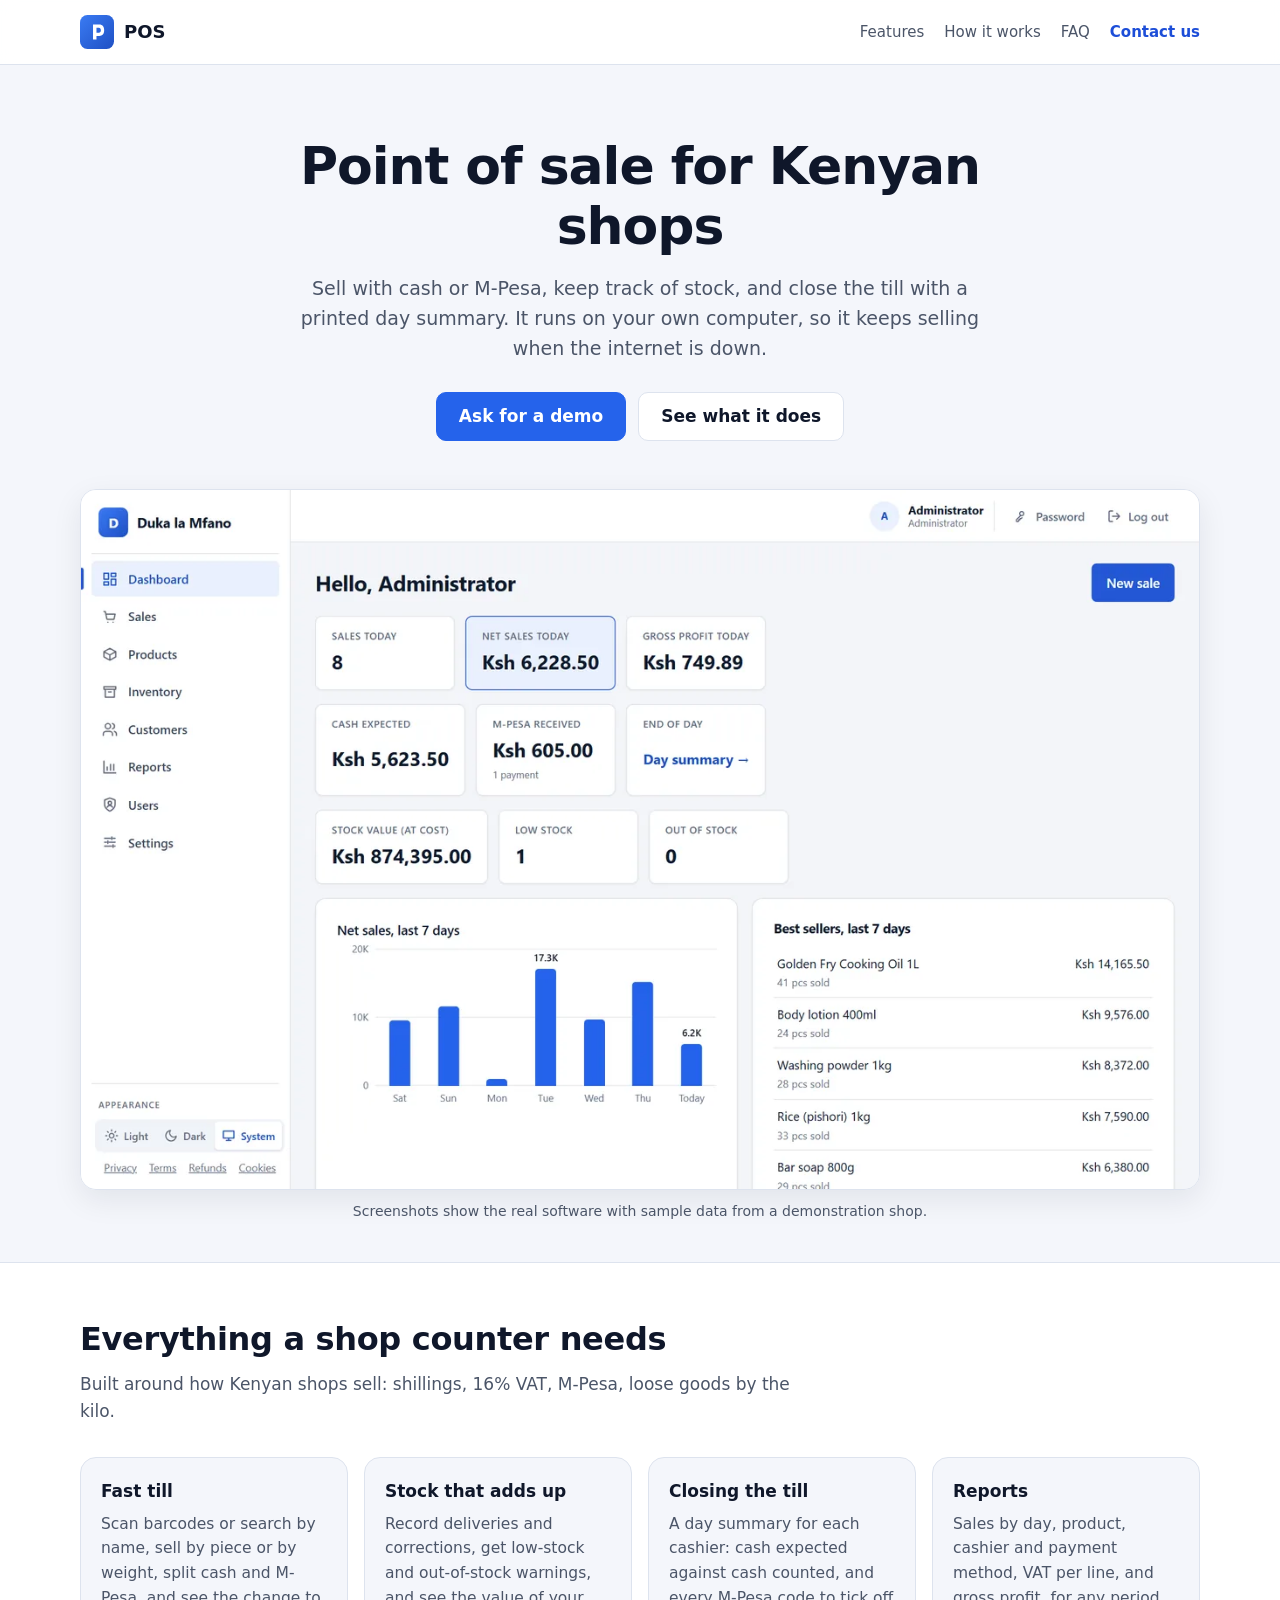
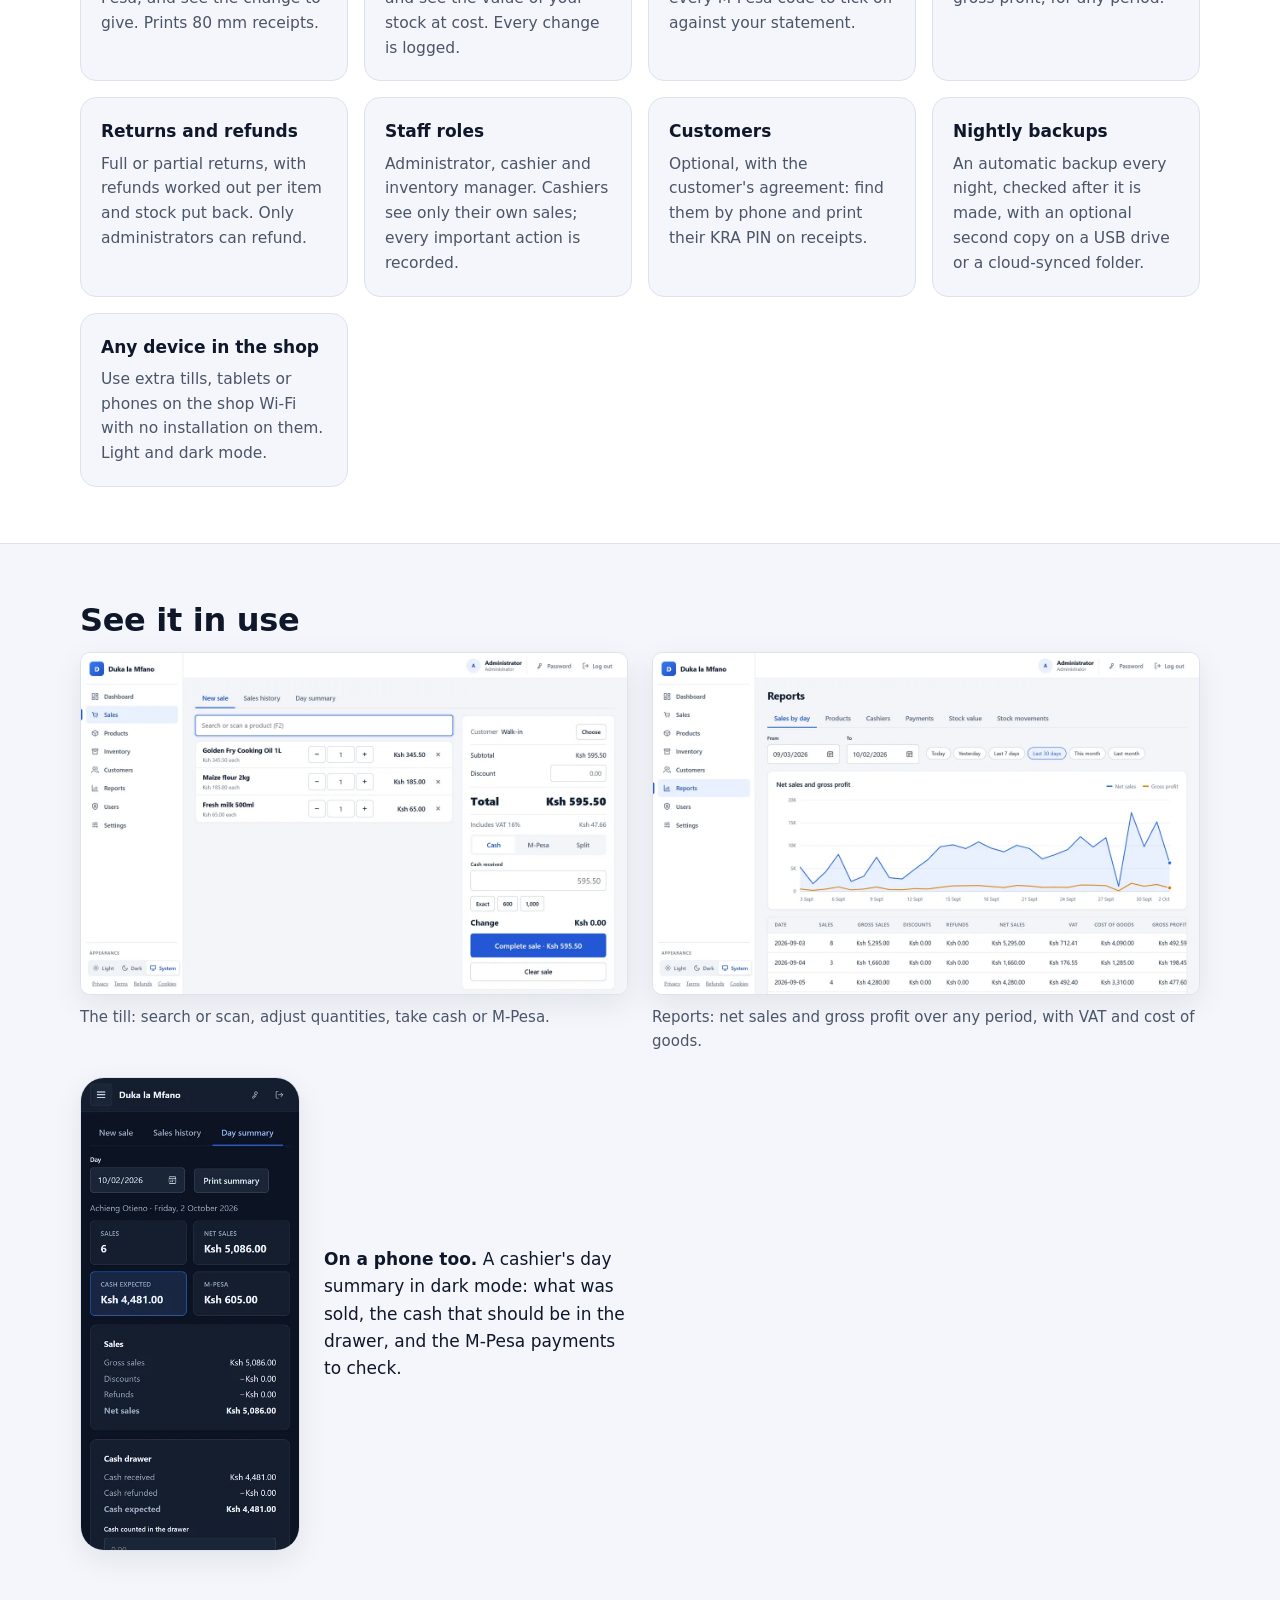
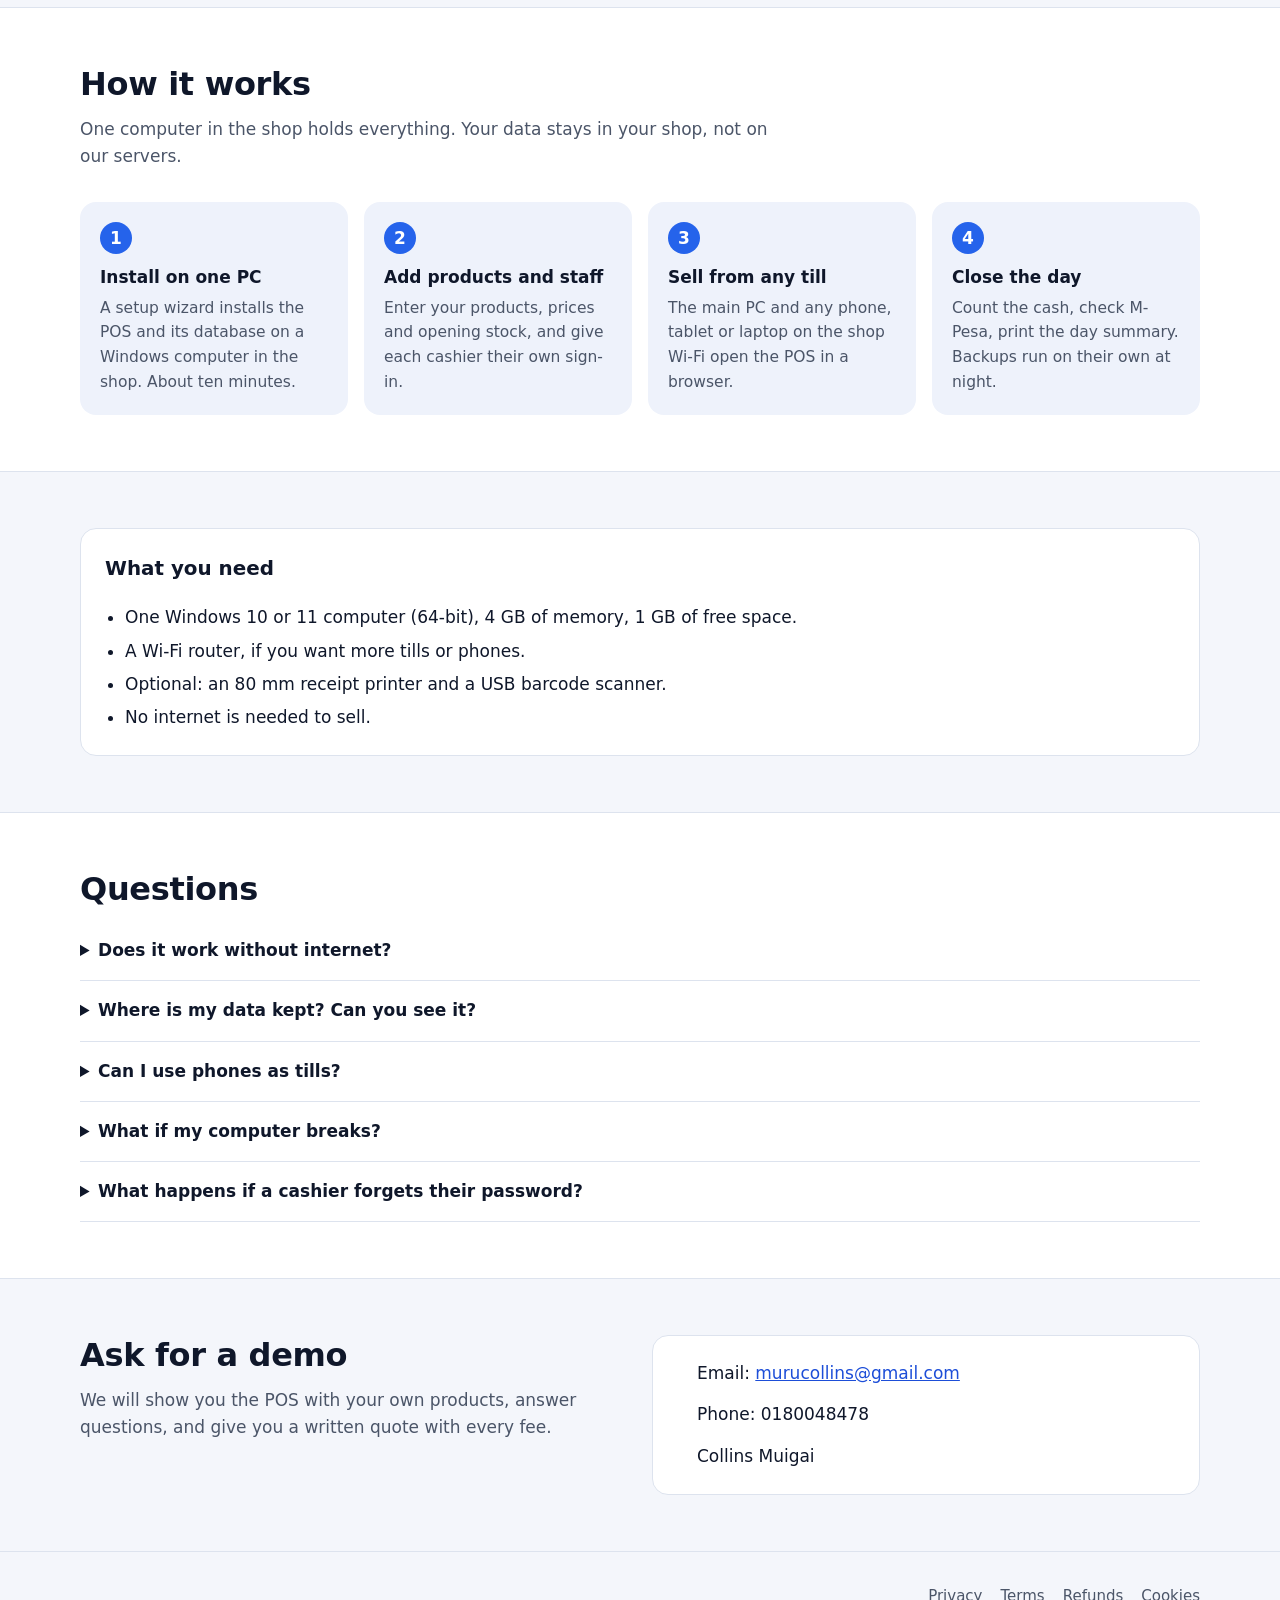
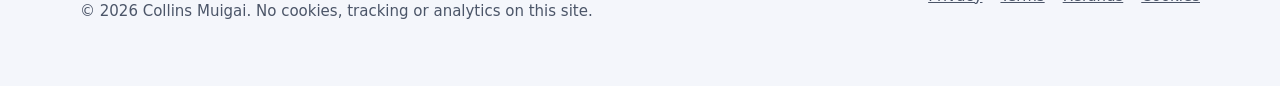
<file: docs/index.html>
<!doctype html>
<html lang="en">
<head>
  <meta charset="utf-8">
  <meta name="viewport" content="width=device-width, initial-scale=1">
  <title>POS: Point of sale for Kenyan shops</title>
  <meta name="description" content="POS: point-of-sale software for small and medium shops in Kenya. Sales, stock, M-Pesa and cash, receipts, reports and backups, on your own computer.">
  <meta name="theme-color" content="#2563eb">
  <link rel="icon" href="favicon.ico" sizes="any">
  <link rel="icon" href="favicon.svg" type="image/svg+xml">
  <link rel="stylesheet" href="styles.css">
</head>
<body>
  <a class="skip-link" href="#main">Skip to main content</a>
  
  <header class="site-header">
    <div class="wrap">
      <a class="brand" href="./"><img src="favicon.svg" alt="" width="34" height="34"> POS</a>
      <nav class="site-nav" aria-label="Main">
        <a href="./#features">Features</a>
        <a href="./#how-it-works">How it works</a>
        <a href="./#faq">FAQ</a>
        <a class="nav-cta" href="./#contact">Contact us</a>
      </nav>
    </div>
  </header>
  <main id="main">
    <section class="hero" aria-labelledby="hero-title">
      <div class="wrap">
        <h1 id="hero-title">Point of sale for Kenyan shops</h1>
        <p class="lead">
          Sell with cash or M-Pesa, keep track of stock, and close the till with a printed day summary.
          It runs on your own computer, so it keeps selling when the internet is down.
        </p>
        <div class="hero-actions">
          <a class="button button-primary" href="#contact">Ask for a demo</a>
          <a class="button" href="#features">See what it does</a>
        </div>
        <figure class="hero-shot">
          <img src="images/dashboard.webp" width="1280" height="800"
            alt="The owner's dashboard: today's sales, net sales and gross profit; cash expected in the drawer and M-Pesa received; stock value, low and out-of-stock counts; a bar chart of net sales for the last 7 days and the best-selling products.">
        </figure>
        <p class="sample-note">Screenshots show the real software with sample data from a demonstration shop.</p>
      </div>
    </section>

    <section id="features" class="alt" aria-labelledby="features-title">
      <div class="wrap">
        <h2 id="features-title">Everything a shop counter needs</h2>
        <p class="section-lead">Built around how Kenyan shops sell: shillings, 16% VAT, M-Pesa, loose goods by the kilo.</p>
        <ul class="features">
          <li><h3>Fast till</h3><p>Scan barcodes or search by name, sell by piece or by weight, split cash and M-Pesa, and see the change to give. Prints 80&nbsp;mm receipts.</p></li>
          <li><h3>Stock that adds up</h3><p>Record deliveries and corrections, get low-stock and out-of-stock warnings, and see the value of your stock at cost. Every change is logged.</p></li>
          <li><h3>Closing the till</h3><p>A day summary for each cashier: cash expected against cash counted, and every M-Pesa code to tick off against your statement.</p></li>
          <li><h3>Reports</h3><p>Sales by day, product, cashier and payment method, VAT per line, and gross profit, for any period.</p></li>
          <li><h3>Returns and refunds</h3><p>Full or partial returns, with refunds worked out per item and stock put back. Only administrators can refund.</p></li>
          <li><h3>Staff roles</h3><p>Administrator, cashier and inventory manager. Cashiers see only their own sales; every important action is recorded.</p></li>
          <li><h3>Customers</h3><p>Optional, with the customer's agreement: find them by phone and print their KRA PIN on receipts.</p></li>
          <li><h3>Nightly backups</h3><p>An automatic backup every night, checked after it is made, with an optional second copy on a USB drive or a cloud-synced folder.</p></li>
          <li><h3>Any device in the shop</h3><p>Use extra tills, tablets or phones on the shop Wi-Fi with no installation on them. Light and dark mode.</p></li>
        </ul>
      </div>
    </section>

    <section aria-labelledby="screens-title">
      <div class="wrap">
        <h2 id="screens-title">See it in use</h2>
        <div class="showcase">
          <figure>
            <img src="images/till.webp" width="1280" height="800" loading="lazy"
              alt="The till: a search box and three items in the sale (cooking oil, maize flour, fresh milk) with quantity buttons; on the right the total of Ksh 595.50 including Ksh 47.66 VAT, a choice of cash, M-Pesa or split payment, quick cash amounts and a Complete sale button.">
            <figcaption>The till: search or scan, adjust quantities, take cash or M-Pesa.</figcaption>
          </figure>
          <figure>
            <img src="images/reports.webp" width="1280" height="800" loading="lazy"
              alt="The reports screen: a line chart of net sales and gross profit over the last 30 days, and a table by day with sales count, gross sales, discounts, refunds, net sales, VAT, cost of goods and gross profit.">
            <figcaption>Reports: net sales and gross profit over any period, with VAT and cost of goods.</figcaption>
          </figure>
          <div class="phone">
            <img src="images/phone-day-summary.webp" width="390" height="844" loading="lazy"
              alt="A phone in dark mode showing a cashier's day summary: 6 sales, net sales Ksh 5,086, cash expected Ksh 4,481 and M-Pesa Ksh 605, with the cash drawer section below.">
            <p>
              <strong>On a phone too.</strong> A cashier's day summary in dark mode: what was sold, the cash that
              should be in the drawer, and the M-Pesa payments to check.
            </p>
          </div>
        </div>
      </div>
    </section>

    <section id="how-it-works" class="alt" aria-labelledby="how-title">
      <div class="wrap">
        <h2 id="how-title">How it works</h2>
        <p class="section-lead">One computer in the shop holds everything. Your data stays in your shop, not on our servers.</p>
        <ol class="steps">
          <li><h3>Install on one PC</h3><p>A setup wizard installs the POS and its database on a Windows computer in the shop. About ten minutes.</p></li>
          <li><h3>Add products and staff</h3><p>Enter your products, prices and opening stock, and give each cashier their own sign-in.</p></li>
          <li><h3>Sell from any till</h3><p>The main PC and any phone, tablet or laptop on the shop Wi-Fi open the POS in a browser.</p></li>
          <li><h3>Close the day</h3><p>Count the cash, check M-Pesa, print the day summary. Backups run on their own at night.</p></li>
        </ol>
      </div>
    </section>

    <section aria-labelledby="needs-title">
      <div class="wrap">
        <div class="panel">
          <h3 id="needs-title">What you need</h3>
          <ul>
            <li>One Windows 10 or 11 computer (64-bit), 4&nbsp;GB of memory, 1&nbsp;GB of free space.</li>
            <li>A Wi-Fi router, if you want more tills or phones.</li>
            <li>Optional: an 80&nbsp;mm receipt printer and a USB barcode scanner.</li>
            <li>No internet is needed to sell.</li>
          </ul>
        </div>
      </div>
    </section>

    <section id="faq" class="alt" aria-labelledby="faq-title">
      <div class="wrap">
        <h2 id="faq-title">Questions</h2>
        <details><summary>Does it work without internet?</summary><p>Yes. Everything runs on the shop's own computer and network, so sales, stock and receipts keep working when the internet is down.</p></details>
        <details><summary>Where is my data kept? Can you see it?</summary><p>On your computer only. The POS sends nothing to us: no usage data, no analytics, no remote access. You decide where backups are copied.</p></details>
        <details><summary>Can I use phones as tills?</summary><p>Yes, any phone or tablet with a browser on the shop Wi-Fi. Receipts print from the main computer's printer.</p></details>
        <details><summary>What if my computer breaks?</summary><p>The POS makes a checked backup every night and can copy it to a USB drive or a cloud-synced folder. Keep one copy away from the shop.</p></details>
        <details><summary>What happens if a cashier forgets their password?</summary><p>They tap "Forgot password?" and the administrator sets a temporary one from their dashboard. Administrators have a recovery tool on the shop computer.</p></details>
      </div>
    </section>

    <section id="contact" aria-labelledby="contact-title">
      <div class="wrap two-col">
        <div>
          <h2 id="contact-title">Ask for a demo</h2>
          <p class="section-lead">We will show you the POS with your own products, answer questions, and give you a written quote with every fee.</p>
        </div>
        <div class="panel">
          <ul class="contact-list">
            <li>Email: <a href="mailto:murucollins@gmail.com">murucollins@gmail.com</a></li>
            <li>Phone: 0180048478</li>
            
            <li>Collins Muigai</li>
          </ul>
        </div>
      </div>
    </section>

  </main>
  <footer class="site-footer">
    <div class="wrap">
      <p>&copy; 2026 Collins Muigai. No cookies, tracking or analytics on this site.</p>
      <nav aria-label="Legal">
        <a href="privacy.html">Privacy</a>
        <a href="terms.html">Terms</a>
        <a href="refunds.html">Refunds</a>
        <a href="cookies.html">Cookies</a>
      </nav>
    </div>
  </footer>
</body>
</html>
</file>
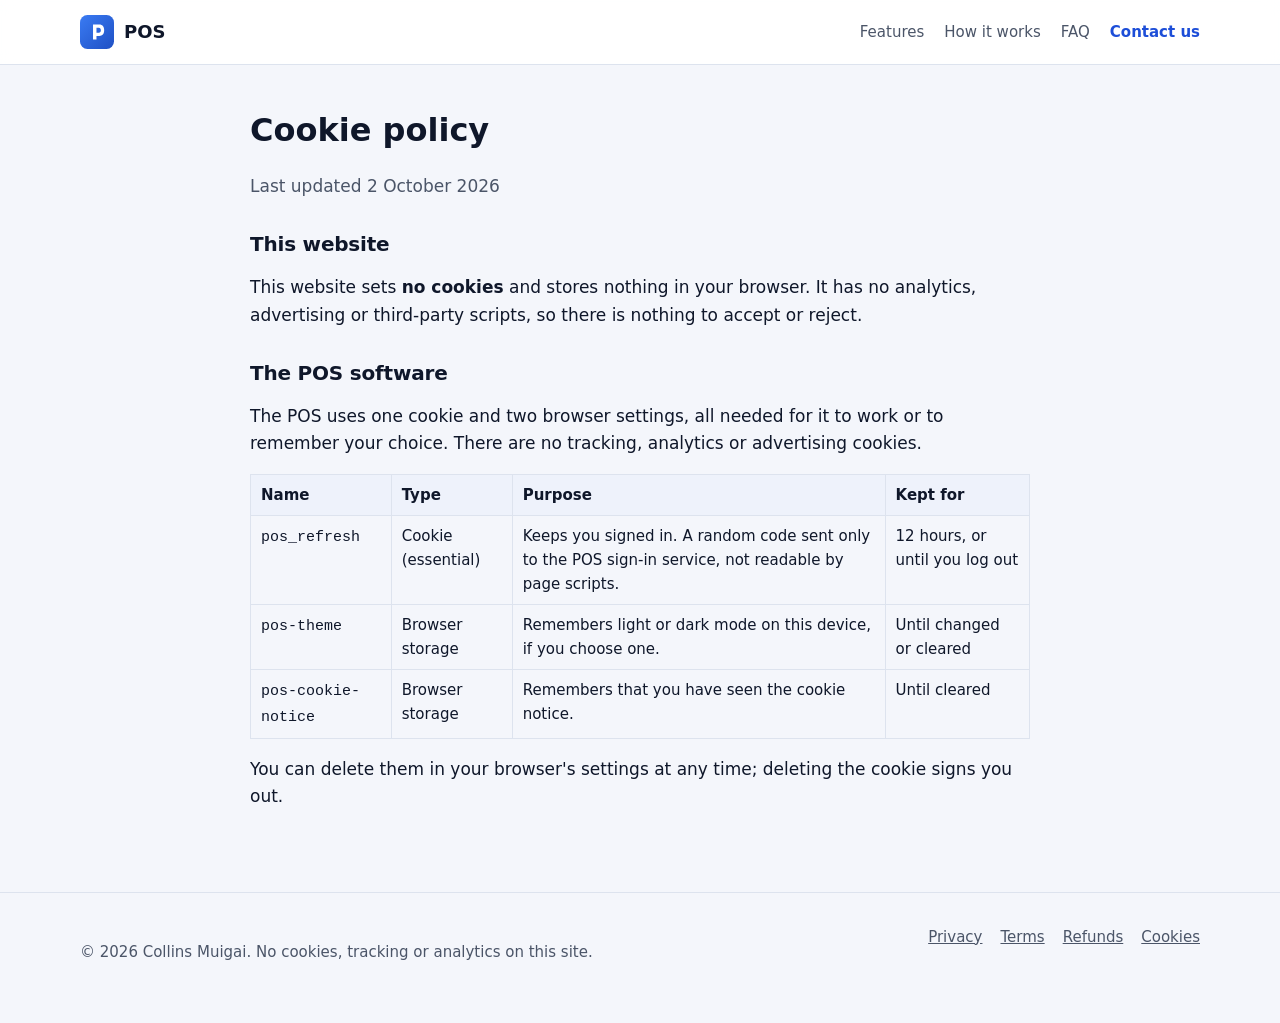
<file: docs/cookies.html>
<!doctype html>
<html lang="en">
<head>
  <meta charset="utf-8">
  <meta name="viewport" content="width=device-width, initial-scale=1">
  <title>Cookie policy | POS</title>
  <meta name="description" content="POS: point-of-sale software for small and medium shops in Kenya. Sales, stock, M-Pesa and cash, receipts, reports and backups, on your own computer.">
  <meta name="theme-color" content="#2563eb">
  <link rel="icon" href="favicon.ico" sizes="any">
  <link rel="icon" href="favicon.svg" type="image/svg+xml">
  <link rel="stylesheet" href="styles.css">
</head>
<body>
  <a class="skip-link" href="#main">Skip to main content</a>
  
  <header class="site-header">
    <div class="wrap">
      <a class="brand" href="./"><img src="favicon.svg" alt="" width="34" height="34"> POS</a>
      <nav class="site-nav" aria-label="Main">
        <a href="./#features">Features</a>
        <a href="./#how-it-works">How it works</a>
        <a href="./#faq">FAQ</a>
        <a class="nav-cta" href="./#contact">Contact us</a>
      </nav>
    </div>
  </header>
  <main id="main">
    <div class="wrap legal">
      <h1>Cookie policy</h1>
      <p class="muted">Last updated 2 October 2026</p>

      <h2>This website</h2>
      <p>This website sets <strong>no cookies</strong> and stores nothing in your browser. It has no analytics, advertising or third-party scripts, so there is nothing to accept or reject.</p>

      <h2>The POS software</h2>
      <p>
        The POS uses one cookie and two browser settings, all needed for it to work or to remember your choice. There
        are no tracking, analytics or advertising cookies.
      </p>
      <div class="table-scroll" tabindex="0" role="region" aria-label="Table, scrolls sideways on small screens">
        <table>
          <thead><tr><th>Name</th><th>Type</th><th>Purpose</th><th>Kept for</th></tr></thead>
          <tbody>
            <tr><td><code>pos_refresh</code></td><td>Cookie (essential)</td><td>Keeps you signed in. A random code sent only to the POS sign-in service, not readable by page scripts.</td><td>12 hours, or until you log out</td></tr>
            <tr><td><code>pos-theme</code></td><td>Browser storage</td><td>Remembers light or dark mode on this device, if you choose one.</td><td>Until changed or cleared</td></tr>
            <tr><td><code>pos-cookie-notice</code></td><td>Browser storage</td><td>Remembers that you have seen the cookie notice.</td><td>Until cleared</td></tr>
          </tbody>
        </table>
      </div>
      <p>You can delete them in your browser's settings at any time; deleting the cookie signs you out.</p>
    </div>

  </main>
  <footer class="site-footer">
    <div class="wrap">
      <p>&copy; 2026 Collins Muigai. No cookies, tracking or analytics on this site.</p>
      <nav aria-label="Legal">
        <a href="privacy.html">Privacy</a>
        <a href="terms.html">Terms</a>
        <a href="refunds.html">Refunds</a>
        <a href="cookies.html">Cookies</a>
      </nav>
    </div>
  </footer>
</body>
</html>
</file>
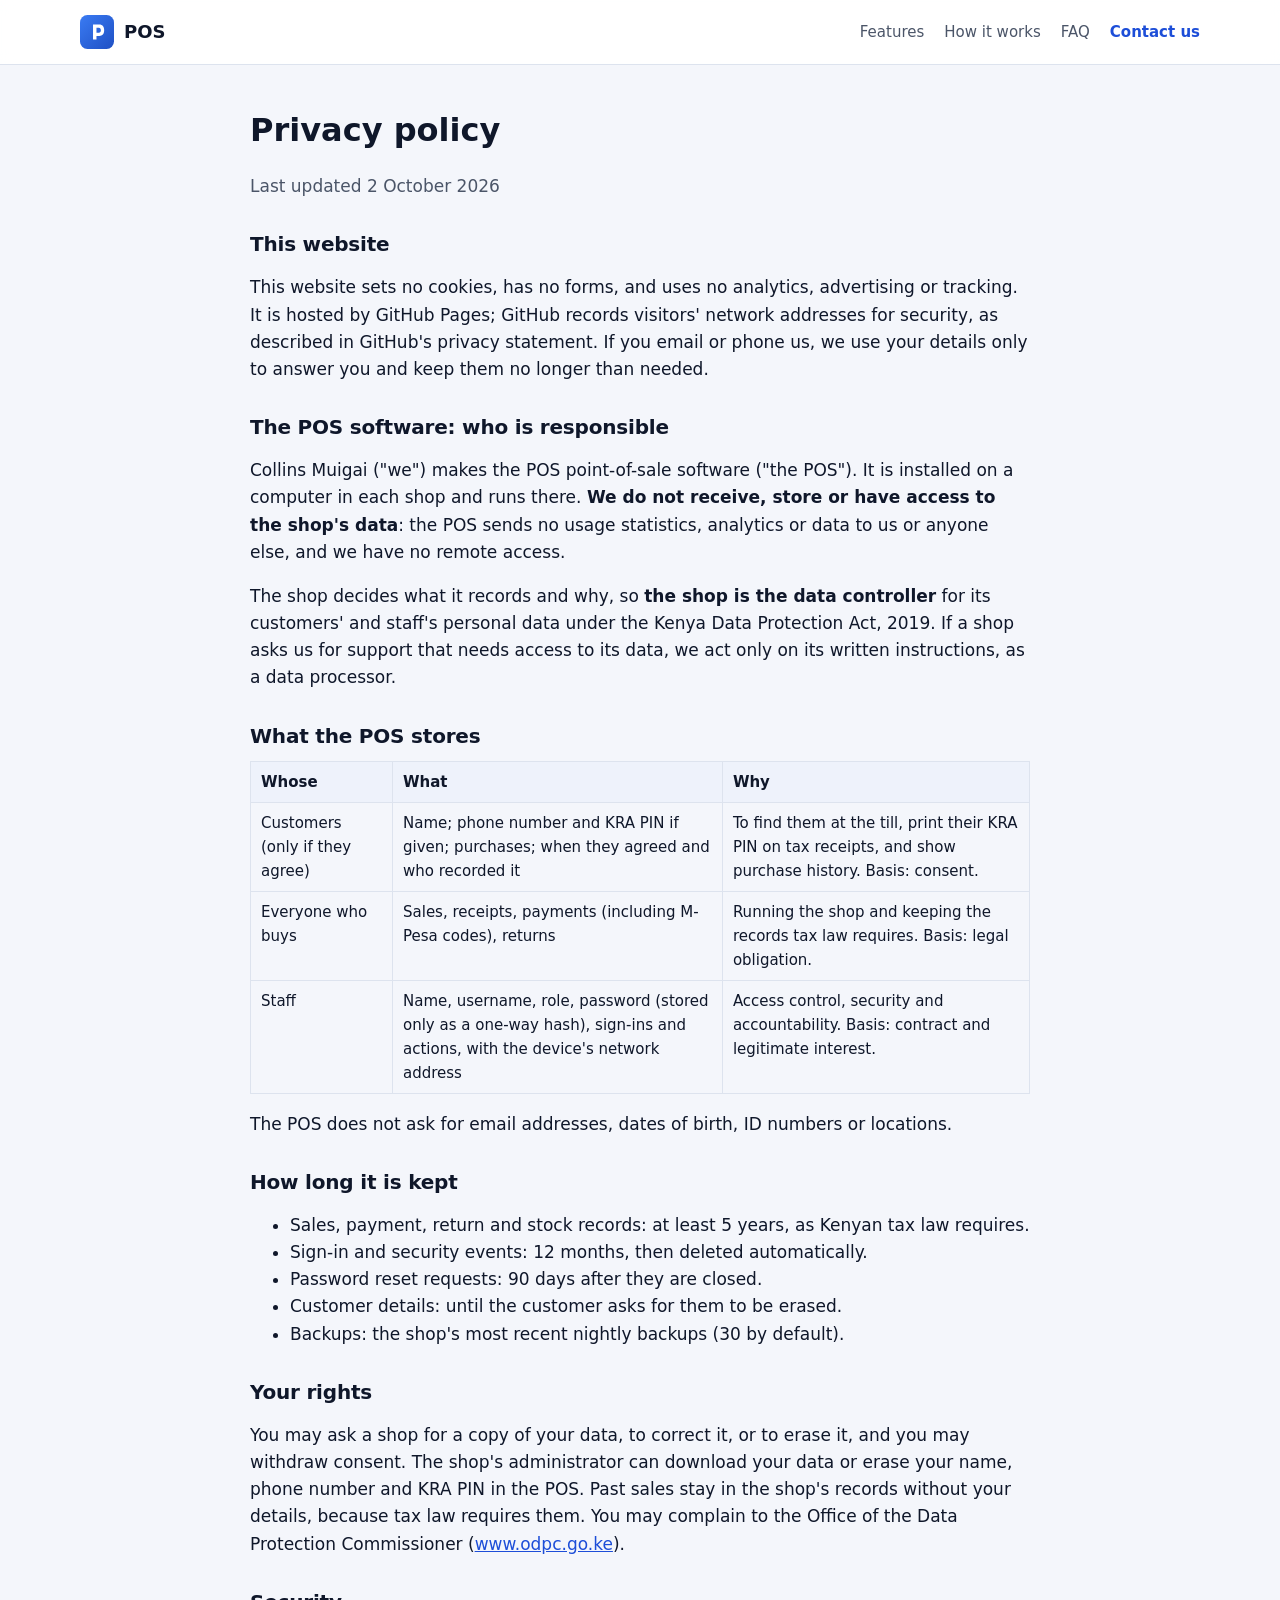
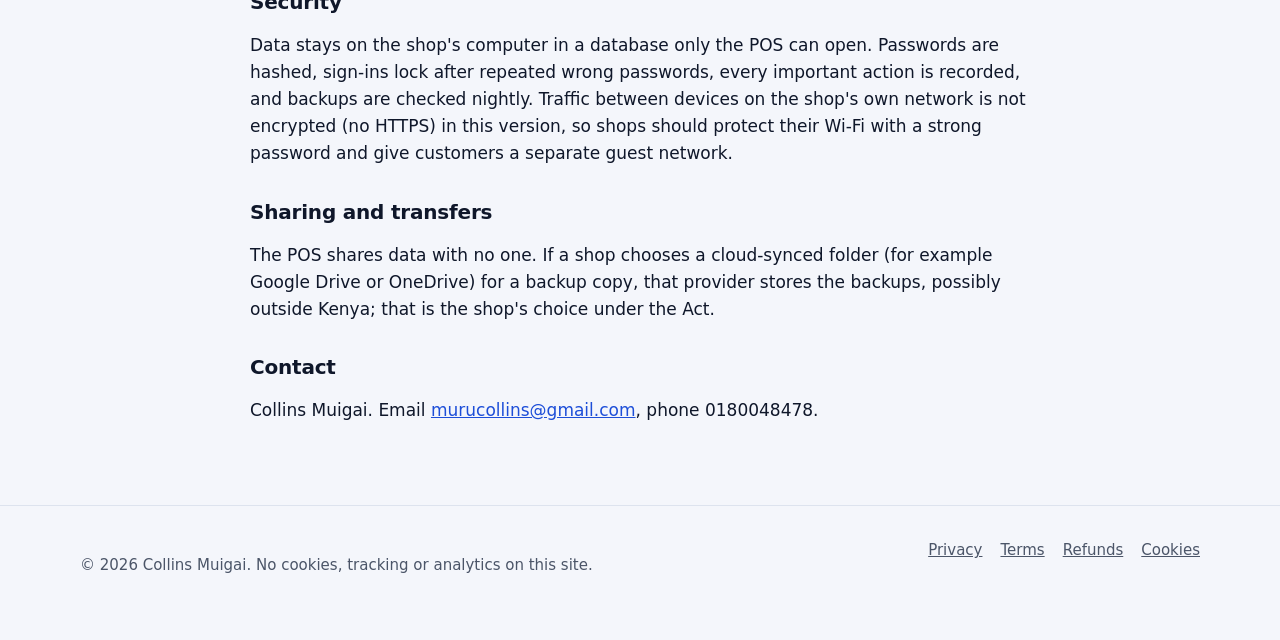
<file: docs/privacy.html>
<!doctype html>
<html lang="en">
<head>
  <meta charset="utf-8">
  <meta name="viewport" content="width=device-width, initial-scale=1">
  <title>Privacy policy | POS</title>
  <meta name="description" content="POS: point-of-sale software for small and medium shops in Kenya. Sales, stock, M-Pesa and cash, receipts, reports and backups, on your own computer.">
  <meta name="theme-color" content="#2563eb">
  <link rel="icon" href="favicon.ico" sizes="any">
  <link rel="icon" href="favicon.svg" type="image/svg+xml">
  <link rel="stylesheet" href="styles.css">
</head>
<body>
  <a class="skip-link" href="#main">Skip to main content</a>
  
  <header class="site-header">
    <div class="wrap">
      <a class="brand" href="./"><img src="favicon.svg" alt="" width="34" height="34"> POS</a>
      <nav class="site-nav" aria-label="Main">
        <a href="./#features">Features</a>
        <a href="./#how-it-works">How it works</a>
        <a href="./#faq">FAQ</a>
        <a class="nav-cta" href="./#contact">Contact us</a>
      </nav>
    </div>
  </header>
  <main id="main">
    <div class="wrap legal">
      <h1>Privacy policy</h1>
      <p class="muted">Last updated 2 October 2026</p>

      <h2>This website</h2>
      <p>
        This website sets no cookies, has no forms, and uses no analytics, advertising or tracking. It is hosted by
        GitHub Pages; GitHub records visitors' network addresses for security, as described in GitHub's privacy
        statement. If you email or phone us, we use your details only to answer you and keep them no longer than needed.
      </p>

      <h2>The POS software: who is responsible</h2>
      <p>
        Collins Muigai ("we") makes the POS point-of-sale software ("the POS"). It is installed on a computer in each
        shop and runs there. <strong>We do not receive, store or have access to the shop's data</strong>: the POS sends no
        usage statistics, analytics or data to us or anyone else, and we have no remote access.
      </p>
      <p>
        The shop decides what it records and why, so <strong>the shop is the data controller</strong> for its customers'
        and staff's personal data under the Kenya Data Protection Act, 2019. If a shop asks us for support that needs
        access to its data, we act only on its written instructions, as a data processor.
      </p>

      <h2>What the POS stores</h2>
      <div class="table-scroll" tabindex="0" role="region" aria-label="Table, scrolls sideways on small screens">
        <table>
          <thead><tr><th>Whose</th><th>What</th><th>Why</th></tr></thead>
          <tbody>
            <tr><td>Customers (only if they agree)</td><td>Name; phone number and KRA PIN if given; purchases; when they agreed and who recorded it</td><td>To find them at the till, print their KRA PIN on tax receipts, and show purchase history. Basis: consent.</td></tr>
            <tr><td>Everyone who buys</td><td>Sales, receipts, payments (including M-Pesa codes), returns</td><td>Running the shop and keeping the records tax law requires. Basis: legal obligation.</td></tr>
            <tr><td>Staff</td><td>Name, username, role, password (stored only as a one-way hash), sign-ins and actions, with the device's network address</td><td>Access control, security and accountability. Basis: contract and legitimate interest.</td></tr>
          </tbody>
        </table>
      </div>
      <p>The POS does not ask for email addresses, dates of birth, ID numbers or locations.</p>

      <h2>How long it is kept</h2>
      <ul>
        <li>Sales, payment, return and stock records: at least 5 years, as Kenyan tax law requires.</li>
        <li>Sign-in and security events: 12 months, then deleted automatically.</li>
        <li>Password reset requests: 90 days after they are closed.</li>
        <li>Customer details: until the customer asks for them to be erased.</li>
        <li>Backups: the shop's most recent nightly backups (30 by default).</li>
      </ul>

      <h2>Your rights</h2>
      <p>
        You may ask a shop for a copy of your data, to correct it, or to erase it, and you may withdraw consent. The
        shop's administrator can download your data or erase your name, phone number and KRA PIN in the POS. Past sales
        stay in the shop's records without your details, because tax law requires them. You may complain to the Office
        of the Data Protection Commissioner (<a href="https://www.odpc.go.ke">www.odpc.go.ke</a>).
      </p>

      <h2>Security</h2>
      <p>
        Data stays on the shop's computer in a database only the POS can open. Passwords are hashed, sign-ins lock after
        repeated wrong passwords, every important action is recorded, and backups are checked nightly. Traffic between
        devices on the shop's own network is not encrypted (no HTTPS) in this version, so shops should protect their
        Wi-Fi with a strong password and give customers a separate guest network.
      </p>

      <h2>Sharing and transfers</h2>
      <p>
        The POS shares data with no one. If a shop chooses a cloud-synced folder (for example Google Drive or OneDrive)
        for a backup copy, that provider stores the backups, possibly outside Kenya; that is the shop's choice under the Act.
      </p>

      <h2>Contact</h2>
      <p>Collins Muigai. Email <a href="mailto:murucollins@gmail.com">murucollins@gmail.com</a>, phone 0180048478.</p>
    </div>

  </main>
  <footer class="site-footer">
    <div class="wrap">
      <p>&copy; 2026 Collins Muigai. No cookies, tracking or analytics on this site.</p>
      <nav aria-label="Legal">
        <a href="privacy.html">Privacy</a>
        <a href="terms.html">Terms</a>
        <a href="refunds.html">Refunds</a>
        <a href="cookies.html">Cookies</a>
      </nav>
    </div>
  </footer>
</body>
</html>
</file>
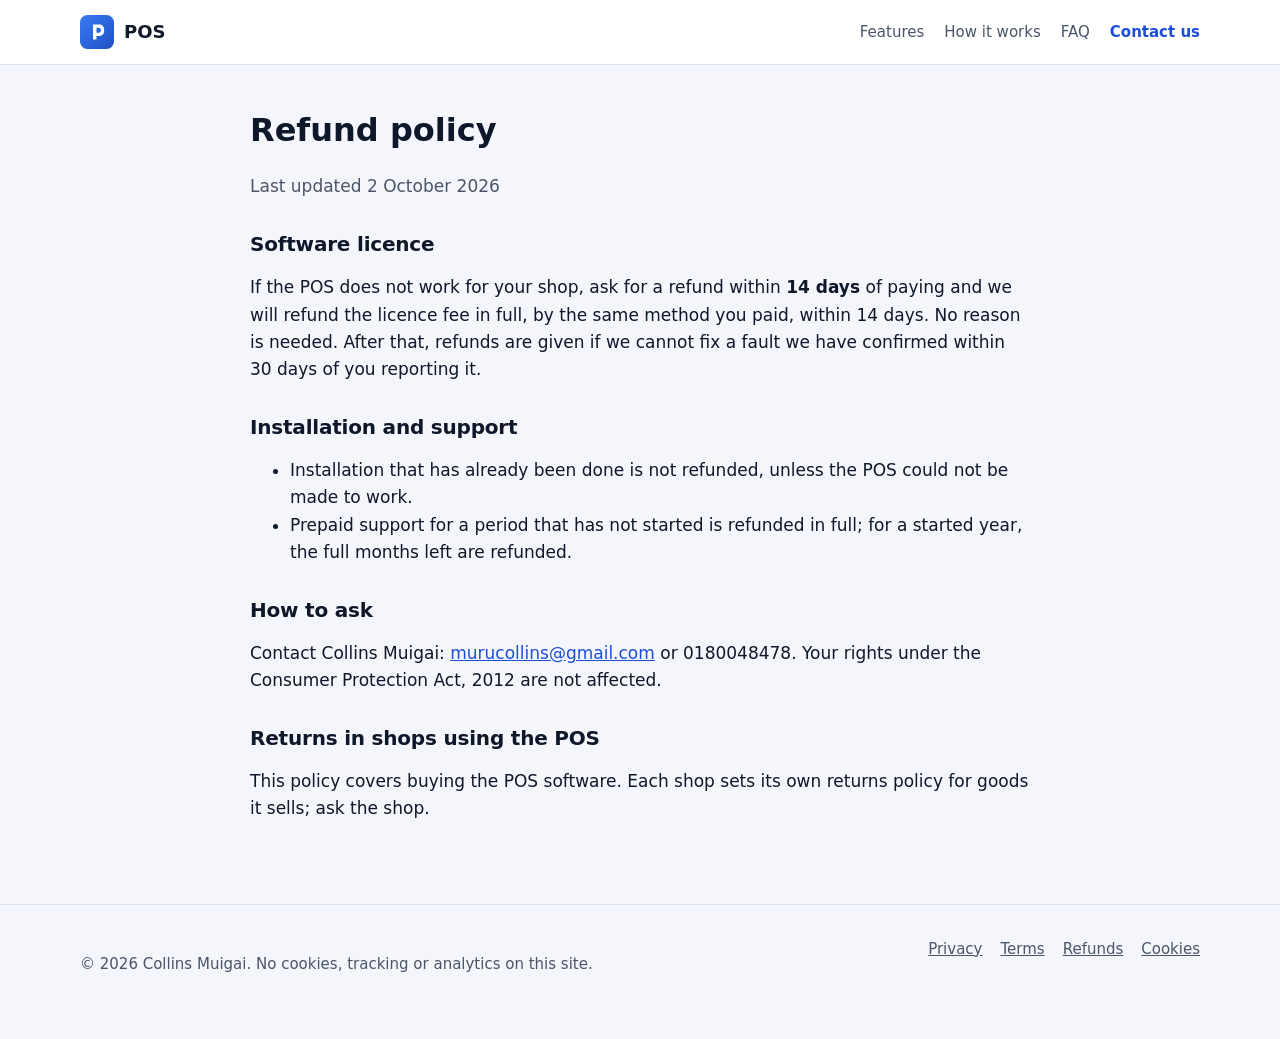
<file: docs/refunds.html>
<!doctype html>
<html lang="en">
<head>
  <meta charset="utf-8">
  <meta name="viewport" content="width=device-width, initial-scale=1">
  <title>Refund policy | POS</title>
  <meta name="description" content="POS: point-of-sale software for small and medium shops in Kenya. Sales, stock, M-Pesa and cash, receipts, reports and backups, on your own computer.">
  <meta name="theme-color" content="#2563eb">
  <link rel="icon" href="favicon.ico" sizes="any">
  <link rel="icon" href="favicon.svg" type="image/svg+xml">
  <link rel="stylesheet" href="styles.css">
</head>
<body>
  <a class="skip-link" href="#main">Skip to main content</a>
  
  <header class="site-header">
    <div class="wrap">
      <a class="brand" href="./"><img src="favicon.svg" alt="" width="34" height="34"> POS</a>
      <nav class="site-nav" aria-label="Main">
        <a href="./#features">Features</a>
        <a href="./#how-it-works">How it works</a>
        <a href="./#faq">FAQ</a>
        <a class="nav-cta" href="./#contact">Contact us</a>
      </nav>
    </div>
  </header>
  <main id="main">
    <div class="wrap legal">
      <h1>Refund policy</h1>
      <p class="muted">Last updated 2 October 2026</p>

      <h2>Software licence</h2>
      <p>
        If the POS does not work for your shop, ask for a refund within <strong>14 days</strong> of paying
        and we will refund the licence fee in full, by the same method you paid, within 14 days. No reason is needed.
        After that, refunds are given if we cannot fix a fault we have confirmed within 30 days of you reporting it.
      </p>

      <h2>Installation and support</h2>
      <ul>
        <li>Installation that has already been done is not refunded, unless the POS could not be made to work.</li>
        <li>Prepaid support for a period that has not started is refunded in full; for a started year, the full months left are refunded.</li>
      </ul>

      <h2>How to ask</h2>
      <p>
        Contact Collins Muigai: <a href="mailto:murucollins@gmail.com">murucollins@gmail.com</a> or 0180048478. Your rights under the Consumer
        Protection Act, 2012 are not affected.
      </p>

      <h2>Returns in shops using the POS</h2>
      <p>This policy covers buying the POS software. Each shop sets its own returns policy for goods it sells; ask the shop.</p>
    </div>

  </main>
  <footer class="site-footer">
    <div class="wrap">
      <p>&copy; 2026 Collins Muigai. No cookies, tracking or analytics on this site.</p>
      <nav aria-label="Legal">
        <a href="privacy.html">Privacy</a>
        <a href="terms.html">Terms</a>
        <a href="refunds.html">Refunds</a>
        <a href="cookies.html">Cookies</a>
      </nav>
    </div>
  </footer>
</body>
</html>
</file>
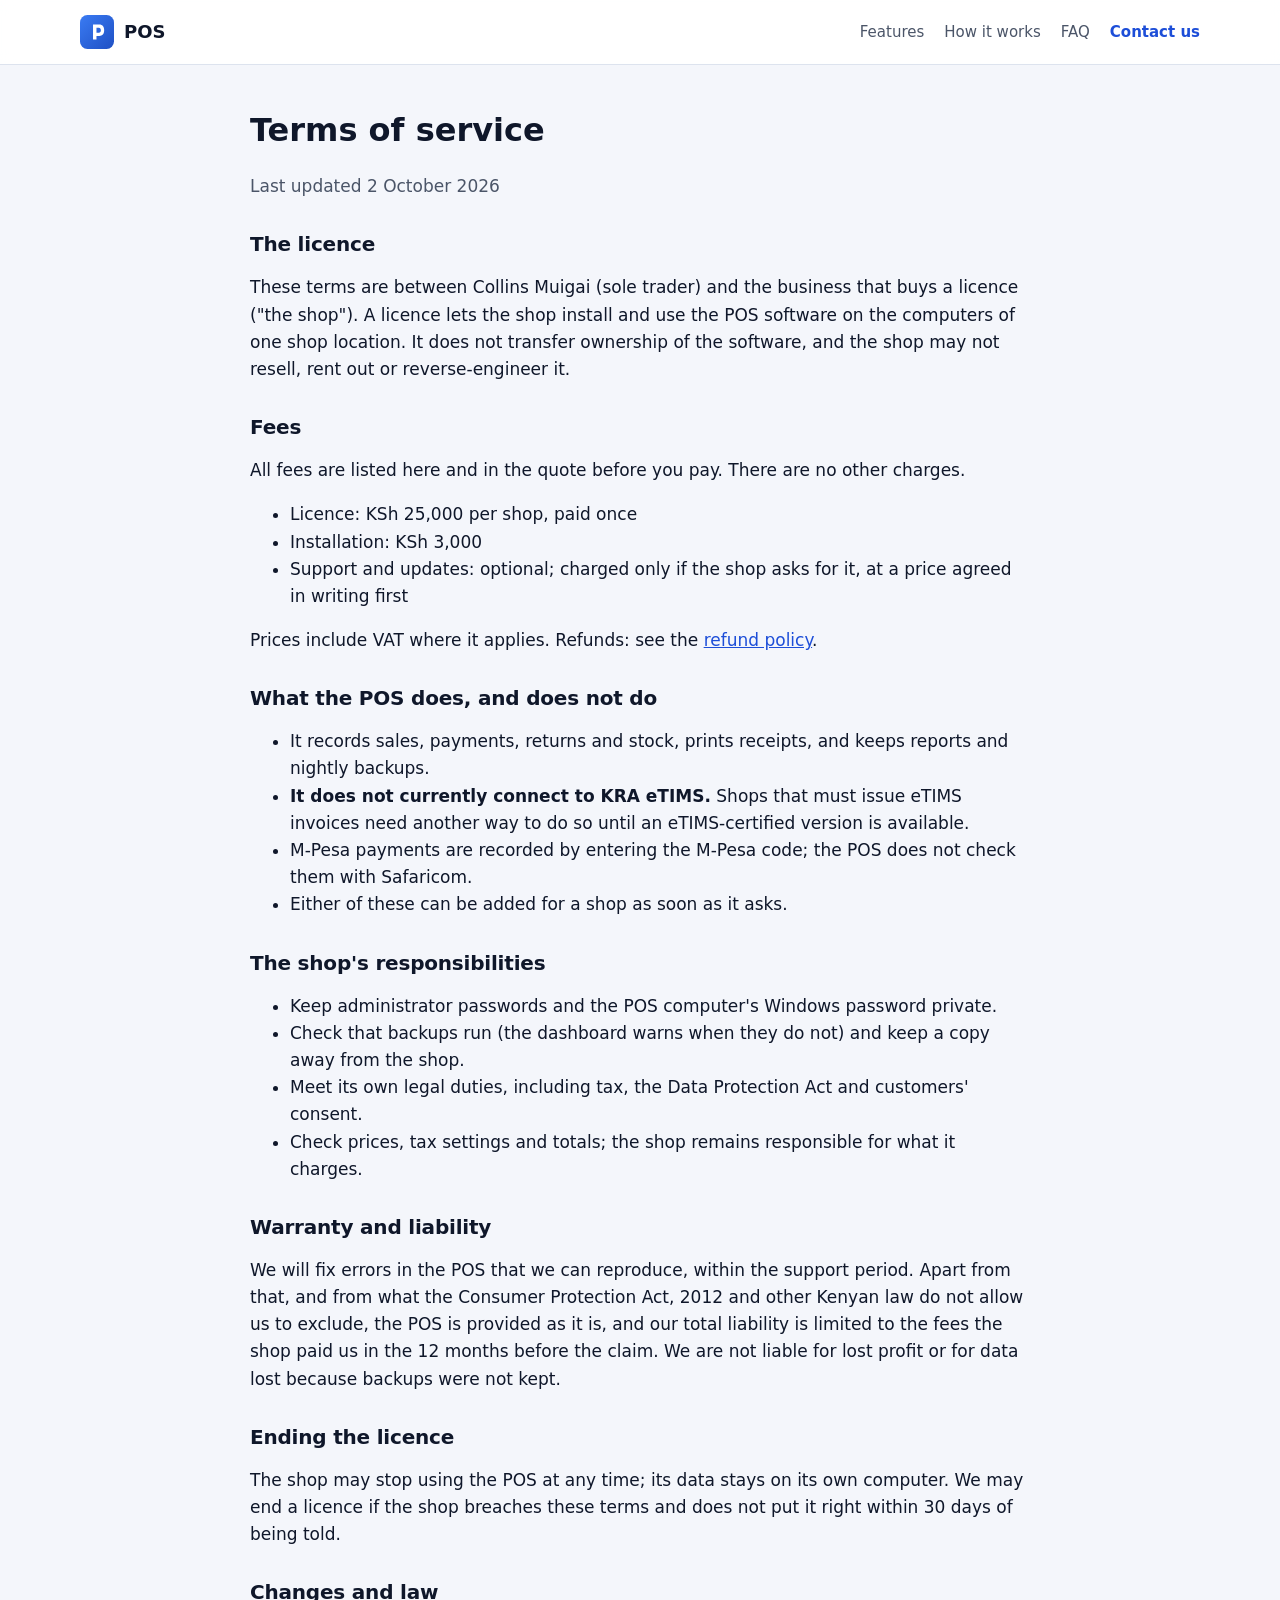
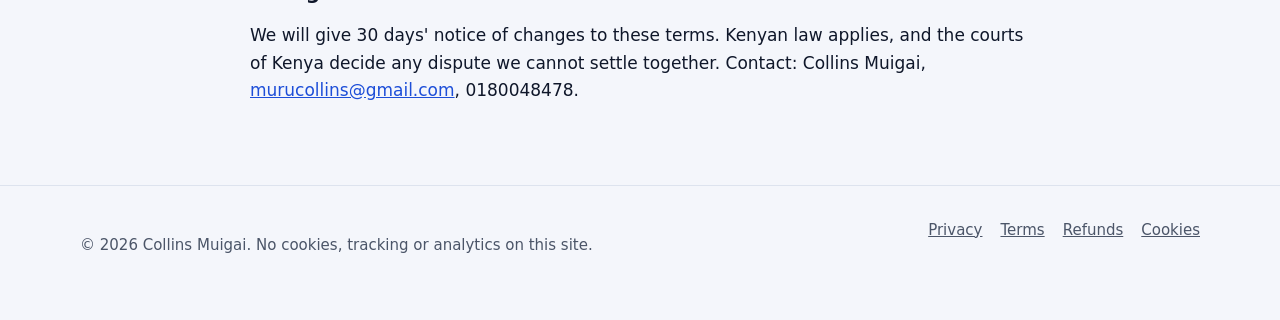
<file: docs/terms.html>
<!doctype html>
<html lang="en">
<head>
  <meta charset="utf-8">
  <meta name="viewport" content="width=device-width, initial-scale=1">
  <title>Terms of service | POS</title>
  <meta name="description" content="POS: point-of-sale software for small and medium shops in Kenya. Sales, stock, M-Pesa and cash, receipts, reports and backups, on your own computer.">
  <meta name="theme-color" content="#2563eb">
  <link rel="icon" href="favicon.ico" sizes="any">
  <link rel="icon" href="favicon.svg" type="image/svg+xml">
  <link rel="stylesheet" href="styles.css">
</head>
<body>
  <a class="skip-link" href="#main">Skip to main content</a>
  
  <header class="site-header">
    <div class="wrap">
      <a class="brand" href="./"><img src="favicon.svg" alt="" width="34" height="34"> POS</a>
      <nav class="site-nav" aria-label="Main">
        <a href="./#features">Features</a>
        <a href="./#how-it-works">How it works</a>
        <a href="./#faq">FAQ</a>
        <a class="nav-cta" href="./#contact">Contact us</a>
      </nav>
    </div>
  </header>
  <main id="main">
    <div class="wrap legal">
      <h1>Terms of service</h1>
      <p class="muted">Last updated 2 October 2026</p>

      <h2>The licence</h2>
      <p>
        These terms are between Collins Muigai (sole trader) and the business that buys a licence ("the shop"). A licence
        lets the shop install and use the POS software on the computers of one shop location. It does not
        transfer ownership of the software, and the shop may not resell, rent out or reverse-engineer it.
      </p>

      <h2>Fees</h2>
      <p>All fees are listed here and in the quote before you pay. There are no other charges.</p>
      <ul>
        <li>Licence: KSh 25,000 per shop, paid once</li>
        <li>Installation: KSh 3,000</li>
        <li>Support and updates: optional; charged only if the shop asks for it, at a price agreed in writing first</li>
      </ul>
      <p>Prices include VAT where it applies. Refunds: see the <a href="refunds.html">refund policy</a>.</p>

      <h2>What the POS does, and does not do</h2>
      <ul>
        <li>It records sales, payments, returns and stock, prints receipts, and keeps reports and nightly backups.</li>
        <li><strong>It does not currently connect to KRA eTIMS.</strong> Shops that must issue eTIMS invoices need another way to do so until an eTIMS-certified version is available.</li>
        <li>M-Pesa payments are recorded by entering the M-Pesa code; the POS does not check them with Safaricom.</li>
        <li>Either of these can be added for a shop as soon as it asks.</li>
      </ul>

      <h2>The shop's responsibilities</h2>
      <ul>
        <li>Keep administrator passwords and the POS computer's Windows password private.</li>
        <li>Check that backups run (the dashboard warns when they do not) and keep a copy away from the shop.</li>
        <li>Meet its own legal duties, including tax, the Data Protection Act and customers' consent.</li>
        <li>Check prices, tax settings and totals; the shop remains responsible for what it charges.</li>
      </ul>

      <h2>Warranty and liability</h2>
      <p>
        We will fix errors in the POS that we can reproduce, within the support period. Apart from that, and from what
        the Consumer Protection Act, 2012 and other Kenyan law do not allow us to exclude, the POS is provided as it is,
        and our total liability is limited to the fees the shop paid us in the 12 months before the claim. We are not
        liable for lost profit or for data lost because backups were not kept.
      </p>

      <h2>Ending the licence</h2>
      <p>
        The shop may stop using the POS at any time; its data stays on its own computer. We may end a licence if the shop
        breaches these terms and does not put it right within 30 days of being told.
      </p>

      <h2>Changes and law</h2>
      <p>
        We will give 30 days' notice of changes to these terms. Kenyan law applies, and the courts of Kenya decide any
        dispute we cannot settle together. Contact: Collins Muigai, <a href="mailto:murucollins@gmail.com">murucollins@gmail.com</a>, 0180048478.
      </p>
    </div>

  </main>
  <footer class="site-footer">
    <div class="wrap">
      <p>&copy; 2026 Collins Muigai. No cookies, tracking or analytics on this site.</p>
      <nav aria-label="Legal">
        <a href="privacy.html">Privacy</a>
        <a href="terms.html">Terms</a>
        <a href="refunds.html">Refunds</a>
        <a href="cookies.html">Cookies</a>
      </nav>
    </div>
  </footer>
</body>
</html>
</file>
<file: docs/styles.css>
/* POS product website. No web fonts, no scripts, no tracking. Colours match the app and pass
   WCAG 2.2 AA in light and dark. */

:root {
  --bg: #f4f6fb;
  --surface: #ffffff;
  --surface-alt: #eef2fb;
  --text: #0f172a;
  --text-muted: #4b5568;
  --border: #dde3ee;
  --accent: #2563eb;
  --accent-text: #1d4ed8;
  --on-accent: #ffffff;
  --warn-bg: #fdf3e1;
  --warn-text: #7a4800;
  --radius-sm: 6px;
  --radius-md: 10px;
  --radius-lg: 16px;
  --shadow: 0 10px 30px rgb(15 23 42 / 0.08);
  color-scheme: light dark;
}

@media (prefers-color-scheme: dark) {
  :root {
    --bg: #0b1120;
    --surface: #151d2e;
    --surface-alt: #1b2538;
    --text: #e6ebf5;
    --text-muted: #a3afc4;
    --border: #263249;
    --accent: #2563eb;
    --accent-text: #8db6ff;
    --warn-bg: #3a2a10;
    --warn-text: #f5c97a;
    --shadow: 0 10px 30px rgb(0 0 0 / 0.35);
  }
}

* {
  box-sizing: border-box;
}

body {
  margin: 0;
  background: var(--bg);
  color: var(--text);
  font-family: 'Segoe UI', system-ui, -apple-system, Roboto, 'Helvetica Neue', Arial, sans-serif;
  font-size: 1.0625rem;
  line-height: 1.6;
}

img {
  max-width: 100%;
  height: auto;
  display: block;
}

a {
  color: var(--accent-text);
}

.skip-link {
  position: absolute;
  top: 8px;
  left: 8px;
  z-index: 10;
  padding: 10px 16px;
  border-radius: var(--radius-md);
  background: var(--accent);
  color: var(--on-accent);
  font-weight: 600;
  transform: translateY(-200%);
}

.skip-link:focus {
  transform: none;
}

:focus-visible {
  outline: 3px solid var(--accent);
  outline-offset: 2px;
}

.wrap {
  width: min(1120px, 100% - 32px);
  margin: 0 auto;
}

/* ---- Header ------------------------------------------------------------------------------- */

.site-header {
  position: sticky;
  top: 0;
  z-index: 5;
  border-bottom: 1px solid var(--border);
  background: color-mix(in srgb, var(--surface) 92%, transparent);
  backdrop-filter: blur(8px);
}

.site-header .wrap {
  display: flex;
  align-items: center;
  justify-content: space-between;
  gap: 16px;
  min-height: 64px;
}

.brand {
  display: inline-flex;
  align-items: center;
  gap: 10px;
  color: var(--text);
  font-weight: 700;
  font-size: 1.125rem;
  text-decoration: none;
}

.brand img {
  width: 34px;
  height: 34px;
}

.site-nav {
  display: flex;
  flex-wrap: wrap;
  gap: 4px 20px;
  font-size: 0.9375rem;
}

.site-nav a {
  color: var(--text-muted);
  text-decoration: none;
}

.site-nav a:hover {
  color: var(--text);
}

@media (max-width: 720px) {
  .site-nav a:not(.nav-cta) {
    display: none;
  }
}

.button {
  display: inline-flex;
  align-items: center;
  justify-content: center;
  min-height: 46px;
  padding: 10px 22px;
  border: 1px solid var(--border);
  border-radius: var(--radius-md);
  background: var(--surface);
  color: var(--text);
  font-weight: 600;
  text-decoration: none;
}

.button-primary {
  border-color: var(--accent);
  background: var(--accent);
  color: var(--on-accent);
}

.button-primary:hover {
  background: #1d4ed8;
}

.site-nav .nav-cta {
  color: var(--accent-text);
  font-weight: 600;
}

/* ---- Hero ----------------------------------------------------------------------------------- */

.hero {
  padding: 72px 0 40px;
  text-align: center;
}

.hero h1 {
  max-width: 820px;
  margin: 0 auto 16px;
  font-size: clamp(2rem, 5vw, 3.25rem);
  line-height: 1.15;
  letter-spacing: -0.02em;
}

.hero .lead {
  max-width: 680px;
  margin: 0 auto 28px;
  color: var(--text-muted);
  font-size: 1.1875rem;
}

.hero-actions {
  display: flex;
  flex-wrap: wrap;
  justify-content: center;
  gap: 12px;
}

.hero-shot {
  margin: 48px auto 0;
  overflow: hidden;
  border: 1px solid var(--border);
  border-radius: var(--radius-lg);
  box-shadow: var(--shadow);
}

.sample-note {
  margin: 10px 0 0;
  color: var(--text-muted);
  font-size: 0.875rem;
}

/* ---- Sections ------------------------------------------------------------------------------- */

section {
  padding: 56px 0;
}

section.alt {
  background: var(--surface);
  border-block: 1px solid var(--border);
}

h2 {
  margin: 0 0 12px;
  font-size: clamp(1.5rem, 3vw, 2rem);
  line-height: 1.25;
  letter-spacing: -0.01em;
}

.section-lead {
  max-width: 720px;
  margin: 0 0 32px;
  color: var(--text-muted);
}

.features {
  display: grid;
  grid-template-columns: repeat(auto-fit, minmax(260px, 1fr));
  gap: 16px;
  margin: 0;
  padding: 0;
  list-style: none;
}

.features li {
  padding: 20px;
  border: 1px solid var(--border);
  border-radius: var(--radius-lg);
  background: var(--surface);
}

section.alt .features li {
  background: var(--bg);
}

.features h3 {
  margin: 0 0 6px;
  font-size: 1.0625rem;
}

.features p {
  margin: 0;
  color: var(--text-muted);
  font-size: 0.96875rem;
}

.showcase {
  display: grid;
  grid-template-columns: 1fr 1fr;
  gap: 24px;
  align-items: start;
}

.showcase figure {
  margin: 0;
}

.showcase img {
  border: 1px solid var(--border);
  border-radius: var(--radius-md);
  box-shadow: var(--shadow);
}

.showcase figcaption {
  margin-top: 10px;
  color: var(--text-muted);
  font-size: 0.9375rem;
}

.showcase .phone {
  display: flex;
  gap: 24px;
  align-items: center;
}

.showcase .phone img {
  width: 220px;
  flex: none;
  border-radius: 24px;
}

@media (max-width: 820px) {
  .showcase {
    grid-template-columns: 1fr;
  }

  .showcase .phone {
    flex-direction: column;
    align-items: flex-start;
  }
}

.steps {
  display: grid;
  grid-template-columns: repeat(auto-fit, minmax(240px, 1fr));
  gap: 16px;
  margin: 0;
  padding: 0;
  list-style: none;
  counter-reset: step;
}

.steps li {
  counter-increment: step;
  padding: 20px;
  border-radius: var(--radius-lg);
  background: var(--surface-alt);
}

.steps li::before {
  content: counter(step);
  display: grid;
  place-items: center;
  width: 32px;
  height: 32px;
  margin-bottom: 10px;
  border-radius: 50%;
  background: var(--accent);
  color: var(--on-accent);
  font-weight: 700;
}

.steps h3 {
  margin: 0 0 4px;
  font-size: 1.0625rem;
}

.steps p {
  margin: 0;
  color: var(--text-muted);
  font-size: 0.96875rem;
}

.two-col {
  display: grid;
  grid-template-columns: 1fr 1fr;
  gap: 24px;
}

@media (max-width: 820px) {
  .two-col {
    grid-template-columns: 1fr;
  }
}

.panel {
  padding: 24px;
  border: 1px solid var(--border);
  border-radius: var(--radius-lg);
  background: var(--surface);
}

.panel h3 {
  margin-top: 0;
}

.panel ul {
  margin: 0;
  padding-left: 20px;
}

.panel li + li {
  margin-top: 6px;
}

.panel-warn {
  border-color: color-mix(in srgb, var(--warn-text) 35%, var(--border));
  background: var(--warn-bg);
}

.panel-warn,
.panel-warn h3 {
  color: var(--warn-text);
}

.price-table {
  width: 100%;
  border-collapse: collapse;
}

.price-table th,
.price-table td {
  padding: 14px 12px;
  border-bottom: 1px solid var(--border);
  text-align: left;
}

.price-table td:last-child {
  font-weight: 700;
  text-align: right;
}

details {
  padding: 16px 0;
  border-bottom: 1px solid var(--border);
}

summary {
  font-weight: 600;
  cursor: pointer;
}

details p {
  margin: 8px 0 0;
  color: var(--text-muted);
}

.contact-list {
  display: grid;
  gap: 8px;
  margin: 0;
  padding: 0;
  list-style: none;
}

/* ---- Footer and legal pages ----------------------------------------------------------------- */

.site-footer {
  padding: 32px 0 48px;
  border-top: 1px solid var(--border);
  color: var(--text-muted);
  font-size: 0.9375rem;
}

.site-footer .wrap {
  display: flex;
  flex-wrap: wrap;
  justify-content: space-between;
  gap: 12px 24px;
}

.site-footer nav {
  display: flex;
  flex-wrap: wrap;
  gap: 4px 18px;
}

.site-footer a {
  color: var(--text-muted);
}

.draft {
  display: block;
  margin: 0;
  padding: 10px 16px;
  background: var(--warn-bg);
  color: var(--warn-text);
  font-size: 0.9375rem;
  text-align: center;
}

.legal {
  max-width: 780px;
  padding: 40px 0 64px;
}

.legal h1 {
  margin: 0 0 4px;
  font-size: 2rem;
}

.legal h2 {
  margin-top: 32px;
  font-size: 1.25rem;
}

.legal table {
  width: 100%;
  border-collapse: collapse;
  font-size: 0.9375rem;
}

.legal th,
.legal td {
  padding: 8px 10px;
  border: 1px solid var(--border);
  text-align: left;
  vertical-align: top;
}

.legal th {
  background: var(--surface-alt);
}

.table-scroll {
  overflow-x: auto;
}

.muted {
  color: var(--text-muted);
}
</file>
